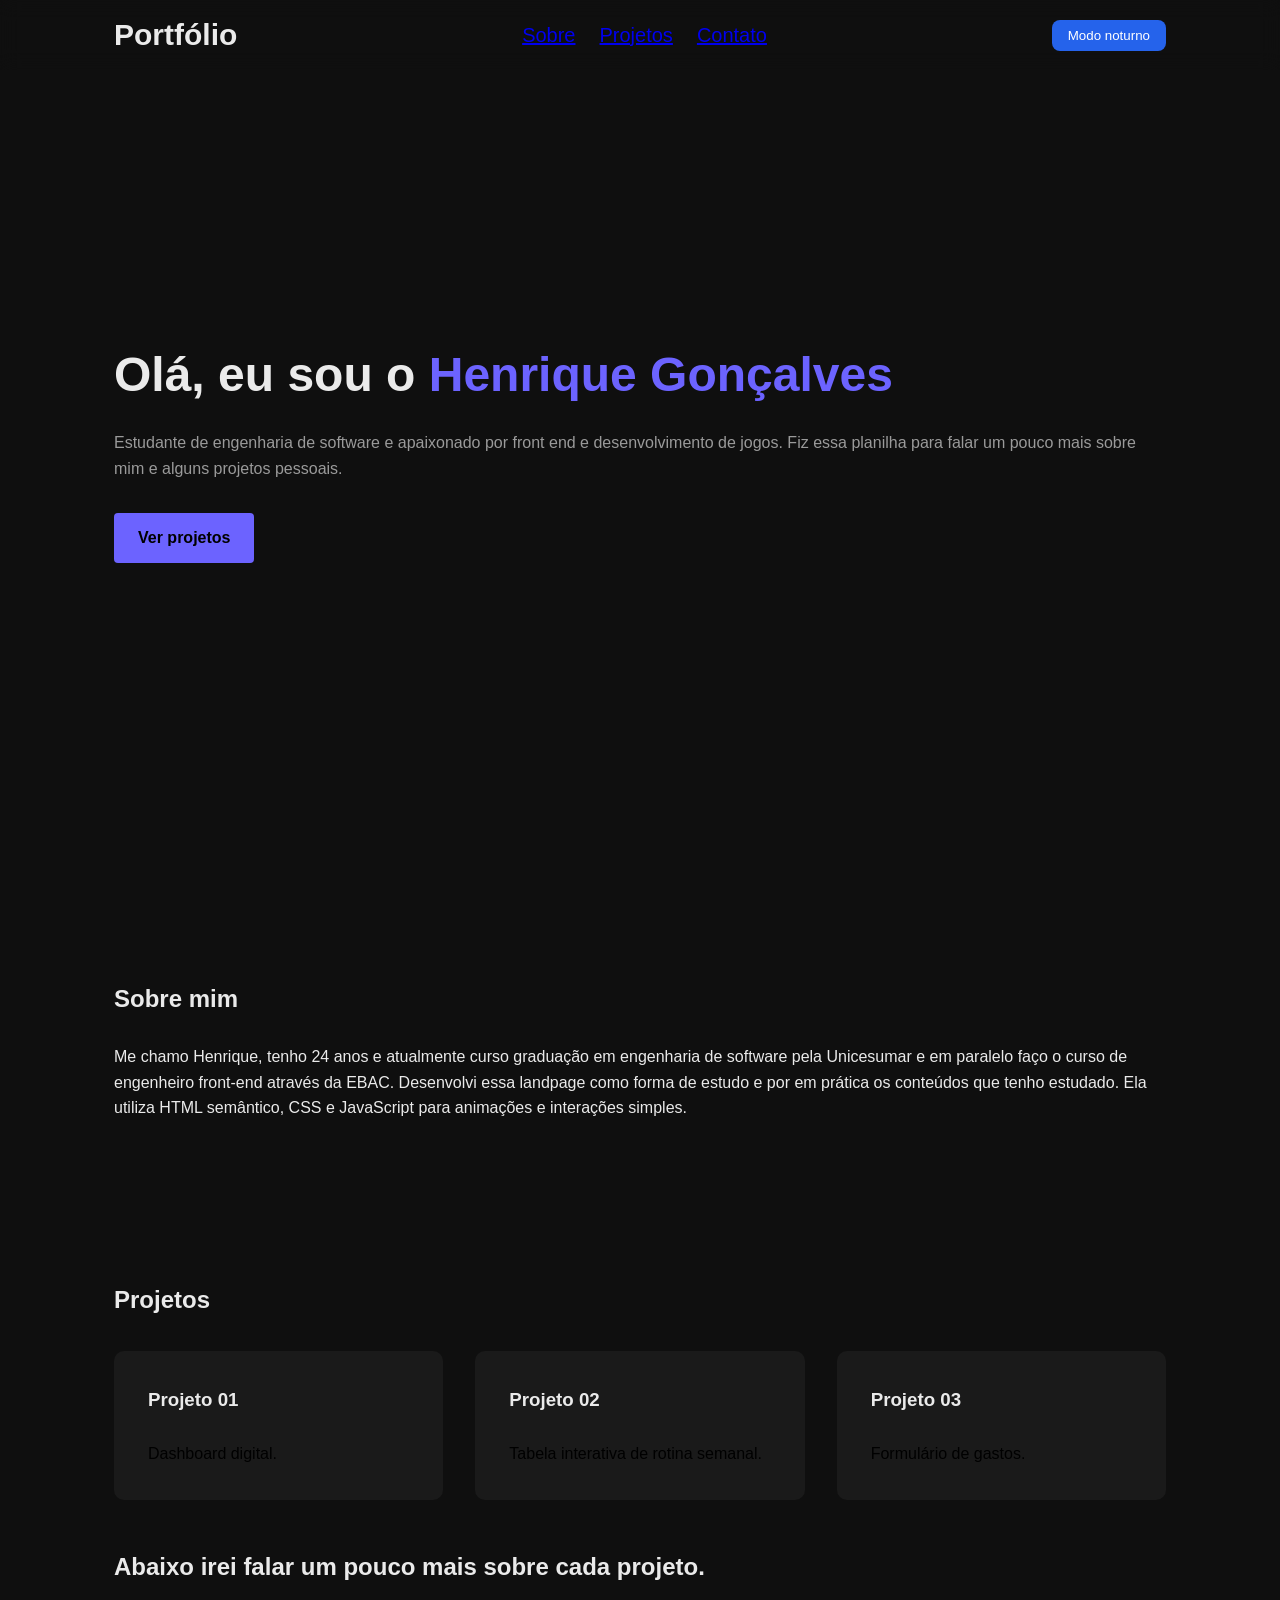
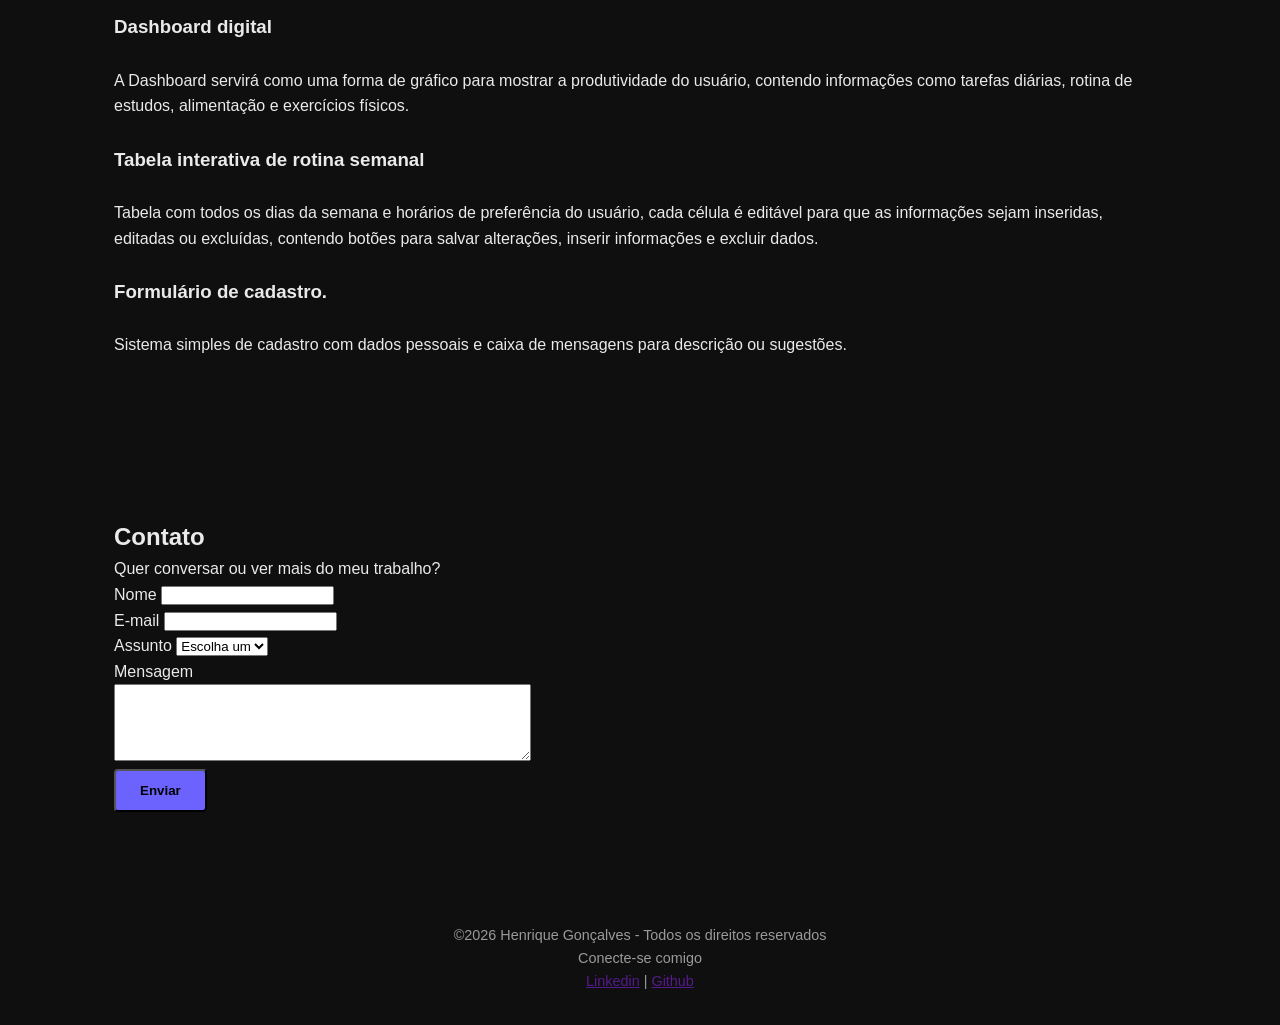
<file: index.html>
<!DOCTYPE html>
<html lang="pt-BR">
<head>
  <meta charset="UTF-8">
  <meta name="viewport" content="width=device-width, initial-scale=1.0">
  <title>Portfólio | Henrique Gonçalves</title>
  <link rel="stylesheet" href="style.css">
</head>
<body>

  <header class="navbar">
    <div class="container nav-content">
      <strong>Portfólio</strong>
      <nav class="nav-links">
        <a href="#about">Sobre</a>
        <a href="#projects">Projetos</a>
        <a href="#contact">Contato</a>
      </nav>
      <button id="themeToggle" class="btn-dashboard-style" aria-label="Alternar tema">Modo noturno</button>
    </div>
  </header>

  <main>
    <section class="hero">
      <div class="container hero-content reveal">
        <h1>Olá, eu sou o <span>Henrique Gonçalves</span></h1>
        <p>Estudante de engenharia de software e apaixonado por front end e desenvolvimento de jogos. Fiz essa planilha para falar um pouco mais sobre mim e alguns projetos pessoais. </p>
        <a href="#projects" class="btn">Ver projetos</a>
      </div>
    </section>

    <section class="about reveal" id="about">
      <div class="container">
        <h2>Sobre mim</h2>
          <br>
        <p>
          Me chamo Henrique, tenho 24 anos e atualmente curso graduação em engenharia de software pela Unicesumar e em paralelo faço o curso de engenheiro front-end através da EBAC. 
          Desenvolvi essa landpage como forma de estudo e por em prática os conteúdos que tenho estudado. 
          Ela utiliza HTML semântico, CSS e JavaScript para animações e interações simples. 
        </p>
      </div>
    </section>

    <section class="projects reveal" id="projects">
      <div class="container">
        <h2>Projetos</h2>
        <div class="projects-grid">
          <article class="project-card">
            <h3>Projeto 01</h3>
            <br>
            <a href="dashboard.html">Dashboard digital.</a>
          </article>
          <article class="project-card">
            <h3>Projeto 02</h3>
            <br>
            <a href="tabela.html" >Tabela interativa de rotina semanal.</a>
          </article>
          <article class="project-card">
            <h3>Projeto 03</h3>
            <br>
            <a href="formulario.html">Formulário de gastos.</a>
          </article>
        </div>

        <div class="projects-details" style="margin-top: 3rem;">
          <h2>Abaixo irei falar um pouco mais sobre cada projeto.</h2>
              <br>
          <article>
            <h3>Dashboard digital</h3>
              <br>
            <p>A Dashboard servirá como uma forma de gráfico para mostrar a produtividade do usuário, contendo informações como tarefas diárias, rotina de estudos, alimentação e exercícios físicos.</p>
          </article>
              <br>
          <article>
            <h3>Tabela interativa de rotina semanal</h3>
              <br>
            <p>Tabela com todos os dias da semana e horários de preferência do usuário, cada célula é editável para que as informações sejam inseridas, editadas ou excluídas, contendo botões para salvar alterações, inserir informações e excluir dados.</p>
          </article>
              <br>
          <article>
            <h3>Formulário de cadastro.</h3>
            <br>
            <p>Sistema simples de cadastro com dados pessoais e caixa de mensagens para descrição ou sugestões.</p>
          </article>
        </div>
      </div>
    </section>

    <section class="contact reveal" id="contact">
      <div class="container">
        <h2>Contato</h2>
        <p>Quer conversar ou ver mais do meu trabalho?</p>
        
        <form action="processa_formulario.php" method="POST" class="contact-form">
          <div class="form-group">
            <label for="nome">Nome</label>
            <input type="text" id="nome" name="nome" required>
          </div>

          <div class="form-group">
            <label for="email">E-mail</label>
            <input type="email" id="email" name="email" required>
          </div>

          <div class="form-group">
            <label for="assunto">Assunto</label>
            <select name="assunto" id="assunto">
              <option value="Escolha">Escolha um</option>
              <option value="Dúvidas">Dúvidas</option>
              <option value="Sugestões">Sugestões</option>
            </select>
          </div>

          <div class="form-group">
            <label for="msg">Mensagem</label>
            <br>
            <textarea name="message" id="msg" cols="50" rows="5"></textarea>
          </div>

          <button type="submit" class="btn">Enviar</button>
        </form>
      </div>
    </section>
  </main>

 <footer><p>&copy;2026 Henrique Gonçalves - Todos os direitos reservados</p>
        <p>Conecte-se comigo</p>
        <a href="">Linkedin</a> |
        <a href="">Github</a>
    </footer>

  <script src="script.js"></script>
</body>
</html>
</file>
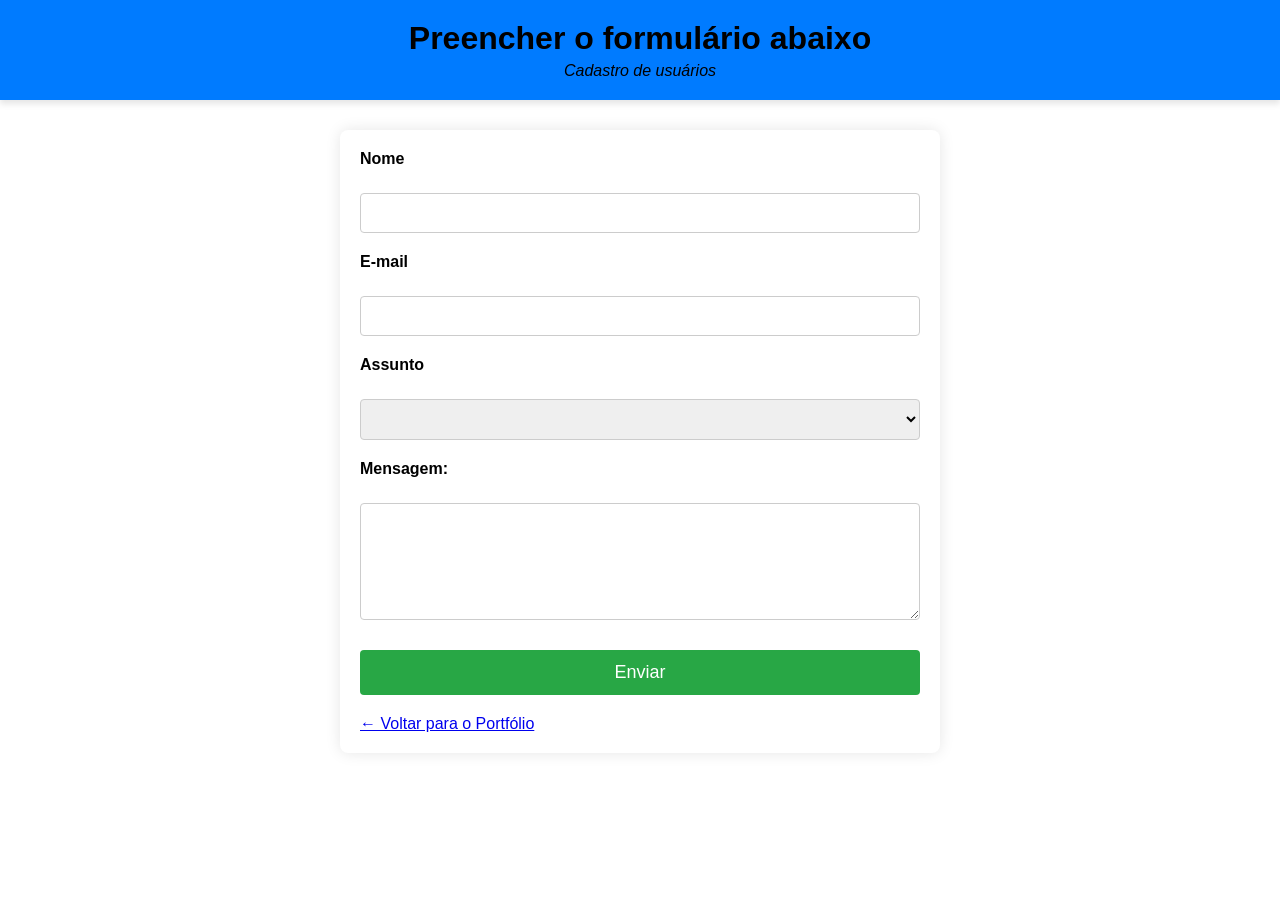
<file: formulario.html>
<!DOCTYPE html>
<html lang="pt - BR">
<head>
    <meta charset="UTF-8">
    <meta name="viewport" content="width=device-width, initial-scale=1.0">
    <link rel="stylesheet" href="formulario.css">
    <title>Formulário</title>
</head>
<body>
    <header>
        <h1>Preencher o formulário abaixo</h1>
        <p>Cadastro de usuários</p>
    </header>
    <main>
        <form action="processa_formulario.php">
            <label for="nome">Nome</label>
            <input type="text" id="nome" name="nome" required>
            
            <label for="email">E-mail</label>
            <input type="email" id="email" name="email" required>

            <label for="assunto">Assunto</label>


            <select name="assunto" id="assunto">
                <option value=""></option>
                <option value="cliente">Cliente</option>
                <option value="fornecedor">Fornecedor</option>
                <option value="outros">Outros</option>
            </select>

            <label for="msg">Mensagem:</label>
            <textarea name="message" id="msg" cols="50" rows="5"></textarea>
            <button type="submit">Enviar</button>
            <a href="index.html" class="btn-voltar">← Voltar para o Portfólio</a>
        </form>
    </main>
</body>
</html>
</file>
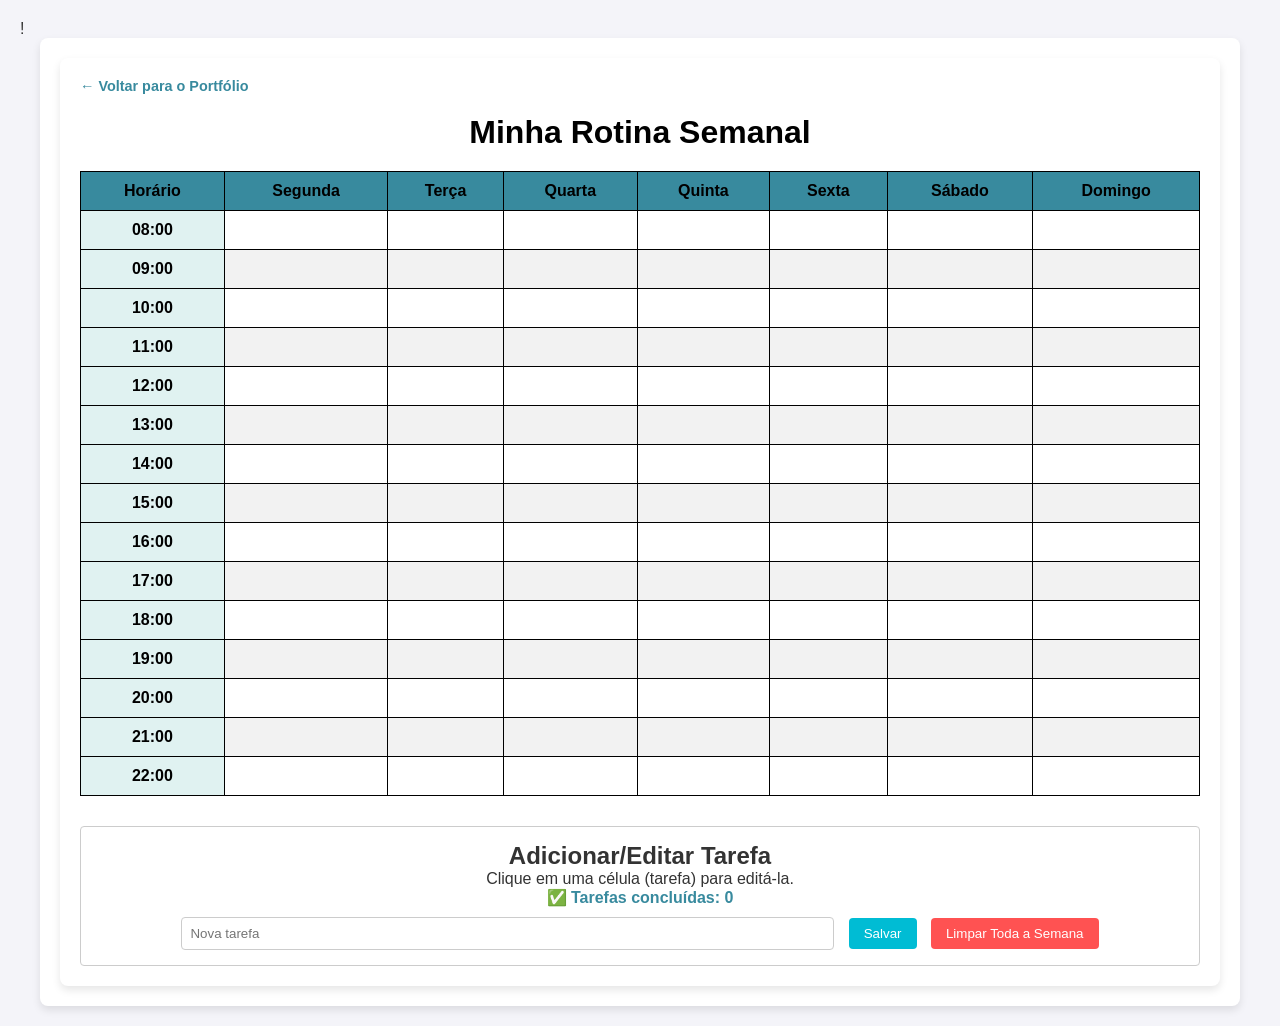
<file: tabela.html>
!<!DOCTYPE html>
<html lang="pt-br">
<head>
    <meta charset="UTF-8">
    <meta name="viewport" content="width=device-width, initial-scale=1.0">
    <title>Minha Rotina Semanal</title>
    <link rel="stylesheet" href="tabela.css">
</head>
<body>

    <div class="container">
        <div class="container">
    <a href="index.html" class="btn-voltar">← Voltar para o Portfólio</a>
        <h1>Minha Rotina Semanal</h1>
        <table id="rotina-semanal">
            <thead>
                <tr>
                    <th>Horário</th>
                    <th>Segunda</th>
                    <th>Terça</th>
                    <th>Quarta</th>
                    <th>Quinta</th>
                    <th>Sexta</th>
                    <th>Sábado</th>
                    <th>Domingo</th>
                </tr>
            </thead>
            <tbody id="corpo-tabela">
                </tbody>
        </table>
        
        <div class="adicionar-tarefa">
            <h2>Adicionar/Editar Tarefa</h2>
            <p>Clique em uma célula (tarefa) para editá-la.</p>
            <input type="text" id="nova-tarefa-input" placeholder="Nova tarefa">
            <button id="salvar-tarefa-btn">Salvar</button>
        </div>
    </div>

    <script src="tabela.js"></script>
</body>
</html>
</file>
<file: style.css>
* {
  margin: 0;
  padding: 0;
  box-sizing: border-box;
}

header {
font-size: 30px

}

header .nav-links {
font-size: 20px;
text-decoration: none;
text-align: center;
color: #0f0f0f;
}

:root {
  --bg-color: #0f0f0f;
  --bg-card: #1a1a1a;
  --text-color: #eaeaea;
  --muted-color: #9a9a9a;
  --accent-color: #6c63ff;
}


body.light {
  --bg-color: #f5f5f5;
  --bg-card: #ffffff;
  --text-color: #1a1a1a;
  --muted-color: #555555;
}

.btn-dashboard-style {
  background-color: #2563eb; 
  color: #ffffff;            
  padding: 8px 16px;         
  border-radius: 8px;        
  border: none;
  font-family: inherit;
  font-weight: 500;
  cursor: pointer;
  transition: background-color 0.2s, transform 0.2s;
  display: flex;
  align-items: center;
  gap: 8px;
}

.btn-dashboard-style:hover {
  background-color: #1d4ed8;
  transform: scale(1.02); 
}


body.light .btn-dashboard-style {
  box-shadow: 0 4px 6px -1px rgba(0, 0, 0, 0.1);
}

body {
  font-family: Arial, Helvetica, sans-serif;
  background-color: var(--bg-color);
  color: var(--text-color);
  line-height: 1.6;
  transition: background-color 0.3s ease, color 0.3s ease;
}

.container {
  max-width: 1100px;
  margin: 0 auto;
  padding: 0 1.5rem;
}

section {
  padding: 5rem 0;
}

section a {
  color: #000000;
  text-decoration: none;
}

section a:hover {
  text-decoration: underline;
  color: #0f0f0f;
}

.navbar {
  position: fixed;
  top: 0;
  width: 100%;
  background-color: rgba(15, 15, 15, 0.8);
  backdrop-filter: blur(10px);
  z-index: 1000;
}

body.light .navbar {
  background-color: rgba(245, 245, 245, 0.8);
}

.nav-content {
  display: flex;
  justify-content: space-between;
  align-items: center;
  height: 70px;
}

.nav-links {
  display: flex;
  gap: 1.5rem;
  font-size: 0.9rem;
}

.theme-toggle {
  cursor: pointer;
  border: none;
  background: none;
  font-size: 1rem;
}

.hero {
  min-height: 100vh;
  display: flex;
  align-items: center;
}

.hero h1 {
  font-size: 3rem;
  margin-bottom: 1rem;
}

.hero span {
  color: var(--accent-color);
}

.hero p {
  color: var(--muted-color);
  margin-bottom: 2rem;
}

.btn {
  display: inline-block;
  background-color: var(--accent-color);
  padding: 0.75rem 1.5rem;
  border-radius: 4px;
  font-weight: bold;
}

.reveal {
  opacity: 0;
  transform: translateY(30px);
  transition: opacity 0.6s ease, transform 0.6s ease;
}

.reveal.active {
  opacity: 1;
  transform: translateY(0);
}

.projects-grid {
  display: grid;
  grid-template-columns: repeat(auto-fit, minmax(250px, 1fr));
  gap: 2rem;
  margin-top: 2rem;
}

.project-card {
  background-color: var(--bg-card);
  padding: 2rem;
  border-radius: 10px;
}

footer {
  padding: 2rem 0;
  text-align: center;
  color: var(--muted-color);
  font-size: 0.9rem;
}

@media (max-width: 768px) {
  .hero h1 {
    font-size: 2.2rem;
  }

  .nav-links {
    display: none;
  }
}

@keyframes shake {
  0% { transform: translateX(0); }
  25% { transform: translateX(-5px); }
  50% { transform: translateX(5px); }
  75% { transform: translateX(-5px); }
  100% { transform: translateX(0); }
}

.project-card {
  background-color: var(--bg-card);
  padding: 2rem;
  border-radius: 10px;
  transition: transform 0.3s ease, border-color 0.3s ease;
  cursor: pointer;
  border: 2px solid transparent; 
}

.project-card.clicked {
  animation: shake 0.4s ease-in-out;
  border-color: var(--accent-color);
}

.project-card:hover {
  transform: translateY(-5px);
  box-shadow: 0 10px 20px rgba(0,0,0,0.2);
}
</file>
<file: formulario.css>
* { 
    margin: 0; 
    padding: 0; 
    box-sizing: border-box; 
}

body {
    font-family: Arial, sans-serif;
    background-color: #ffffff; 
    color: #000000; 
    margin: 0;
    padding: 0;
    display: flex; 
    flex-direction: column;
    align-items: center;
    min-height: 100vh; 
}

header {
    text-align: center;
    padding: 20px;
    background-color: #007bff; 
    color: rgb(0, 0, 0);
    width: 100%; 
    box-shadow: 0 4px 6px rgba(0, 0, 0, 0.1); 
}

header h1 {
    margin-bottom: 5px;
}

header p {
    margin-top: 0;
    font-style: italic;
}

main {
    padding: 20px;
    width: 90%; 
    max-width: 600px; 
    background-color: white;
    border-radius: 8px; 
    box-shadow: 0 0 15px rgba(0, 0, 0, 0.1); 
    margin-top: 30px;
    margin-bottom: 30px;
}

form {
    display: flex;
    flex-direction: column;
    gap: 20px; 
}

label {
    font-weight: bold;
    margin-bottom: 5px;
    color: #000000;
    display: block; 
}

input[type="text"],
input[type="email"],
select,
textarea {
    width: 100%; 
    padding: 10px;
    border: 1px solid #ccc;
    border-radius: 4px;
    box-sizing: border-box; 
    font-size: 16px;
    transition: border-color 0.3s; 
}

input[type="text"]:focus,
input[type="email"]:focus,
select:focus,
textarea:focus {
    border-color: #011224; 
    outline: none; 
    box-shadow: 0 0 5px rgba(0, 123, 255, 0.25); 
}

textarea {
    resize: vertical; 
    min-height: 100px;
}

button[type="submit"] {
    background-color: #28a745;
    color: white;
    padding: 12px 20px;
    border: none;
    border-radius: 4px;
    cursor: pointer;
    font-size: 18px;
    margin-top: 10px;
    transition: background-color 0.3s ease; 
}

button[type="submit"]:hover {
    background-color: #218838; 
}
</file>
<file: tabela.css>
* {
    margin: 0;
    padding: 0;
    box-sizing: border-box;
}

body {
    font-family: Arial, sans-serif;
    background-color: #f4f4f9;
    color: #333;
    margin: 20px;
    padding: 0;
}

.container {
    max-width: 1200px;
    margin: 0 auto;
    background-color: #fff;
    padding: 20px;
    border-radius: 8px;
    box-shadow: 0 4px 8px rgba(0, 0, 0, 0.1);
}
.btn-voltar {
    display: inline-block;
    margin-bottom: 20px;
    text-decoration: none;
    color: #388a9e; 
    font-weight: bold;
    font-size: 0.9rem;
    transition: transform 0.2s;
}

.btn-voltar:hover {
    color: #00bcd4;
    transform: translateX(-5px); 
}
h1 {
    text-align: center;
    color: #000000;
}

#rotina-semanal {
    width: 100%;
    border-collapse: collapse;
    margin-top: 20px;
}

#rotina-semanal th, #rotina-semanal td {
    border: 1px solid #000000;
    padding: 10px;
    text-align: center;
}

#rotina-semanal th {
    background-color: #388a9e;
    color: rgb(0, 0, 0);
    font-weight: bold;
}

#rotina-semanal tr:nth-child(even) {
    background-color: #f2f2f2;
}

#rotina-semanal td:first-child {
    background-color: #e0f2f1;
    font-weight: bold;
    color: #000000;
}

.tarefa-celula {
    cursor: pointer;
    transition: background-color 0.3s;
}

.tarefa-celula:hover {
    background-color: #c8e6c9;
}

.tarefa-celula.selecionada {
    border: 3px dashed #23d4cc; 
    box-shadow: 0 0 5px rgb(50, 53, 66);
}

.tarefa-celula.concluida {
    background-color: #dcedc8 !important; 
    text-decoration: line-through;       
    color: #558b2f;                      
    opacity: 0.8;
}

.adicionar-tarefa {
    margin-top: 30px;
    padding: 15px;
    border: 1px solid #ccc;
    border-radius: 4px;
    text-align: center;
}

#nova-tarefa-input {
    padding: 8px;
    width: 60%;
    margin-right: 10px;
    border: 1px solid #ccc;
    border-radius: 4px;
}

#salvar-tarefa-btn {
    padding: 8px 15px;
    background-color: #00bcd4;
    color: white;
    border: none;
    border-radius: 4px;
    cursor: pointer;
    transition: background-color 0.3s;
}

#salvar-tarefa-btn:hover {
    background-color: #0097a7;
}
</file>
